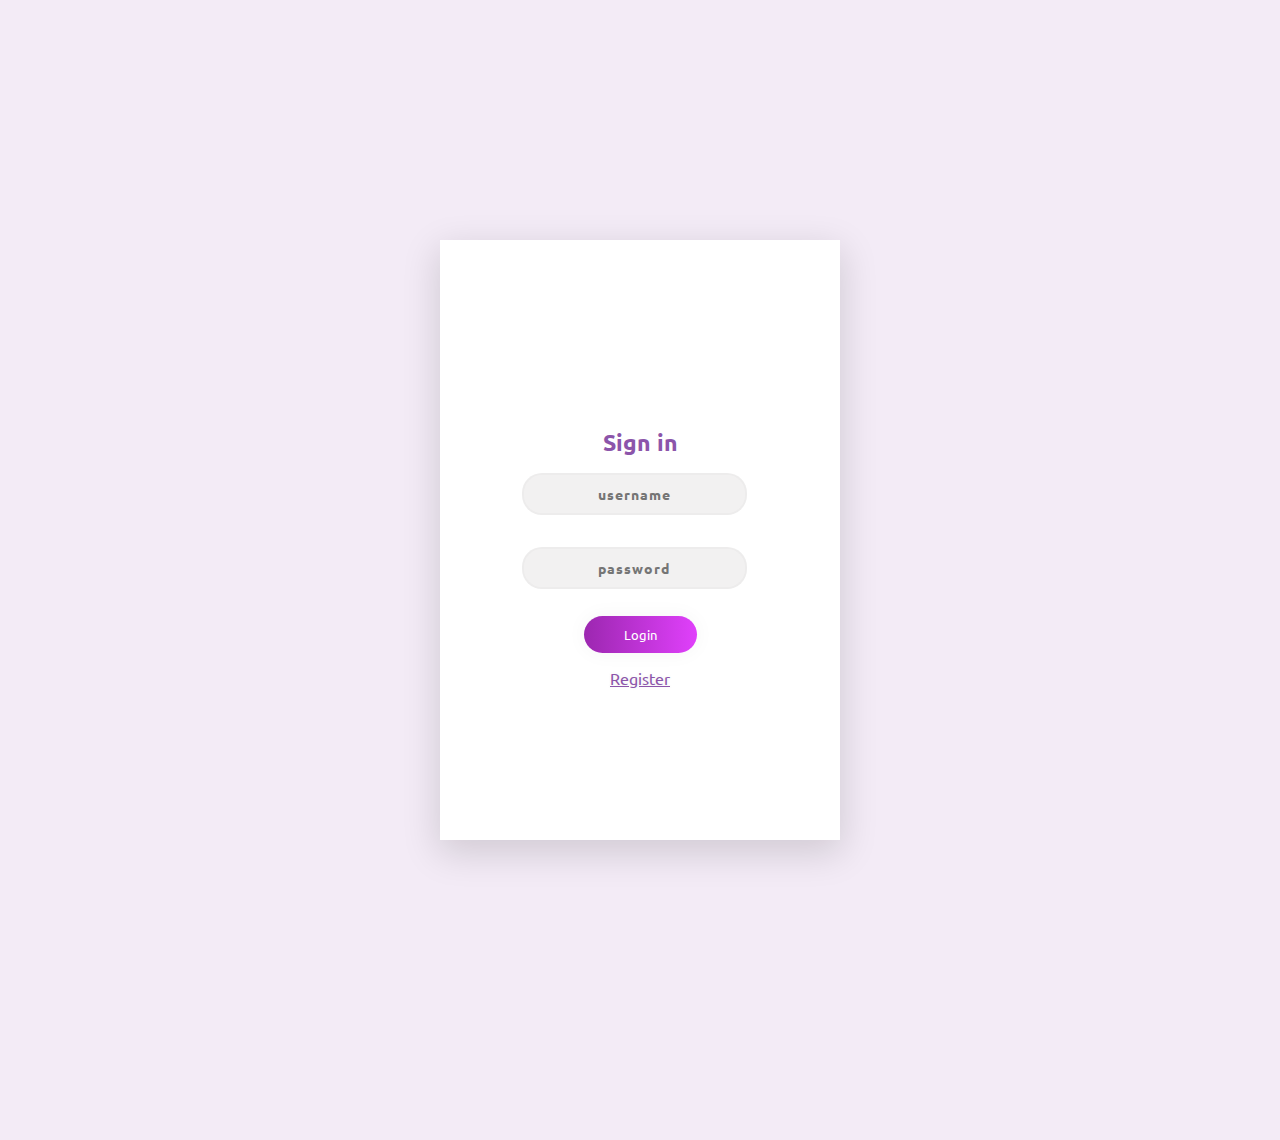
<file: public/login.html>
<!DOCTYPE html>
<html lang="en">

<head>
    <meta charset="UTF-8">
    <meta name="viewport" content="width=device-width, initial-scale=1.0">
    <link rel="stylesheet" href="/public/css/style.css">
    <link rel="preconnect" href="https://fonts.gstatic.com">
    <link href="https://fonts.googleapis.com/css2?family=Ubuntu:wght@300&display=swap" rel="stylesheet">
    <title>Login</title>
</head>

<body>
    <div class="container">
        <form class="container-elements" x-data="{password: '',password_confirm: ''}">
            <p class="sign">Sign in</p>
            <div>
                <input class="username" placeholder="username" id="username" type="text" />
            </div>
            <div>
                <input class="password" placeholder="password" id="password" type="password" x-model="password" />
            </div>
            <div>
                <span id="login-error"></span>
            </div>
            <div>
                <button class="submit" type="button" id="login-button">Login</button>
            </div>
            <div>
                <a class="register" href="/public/register.html" id="register-button">Register</a>
            </div>
        </form>
    </div>
    <script src="/public/js/login.js"></script>
</body>

</html>
</file>
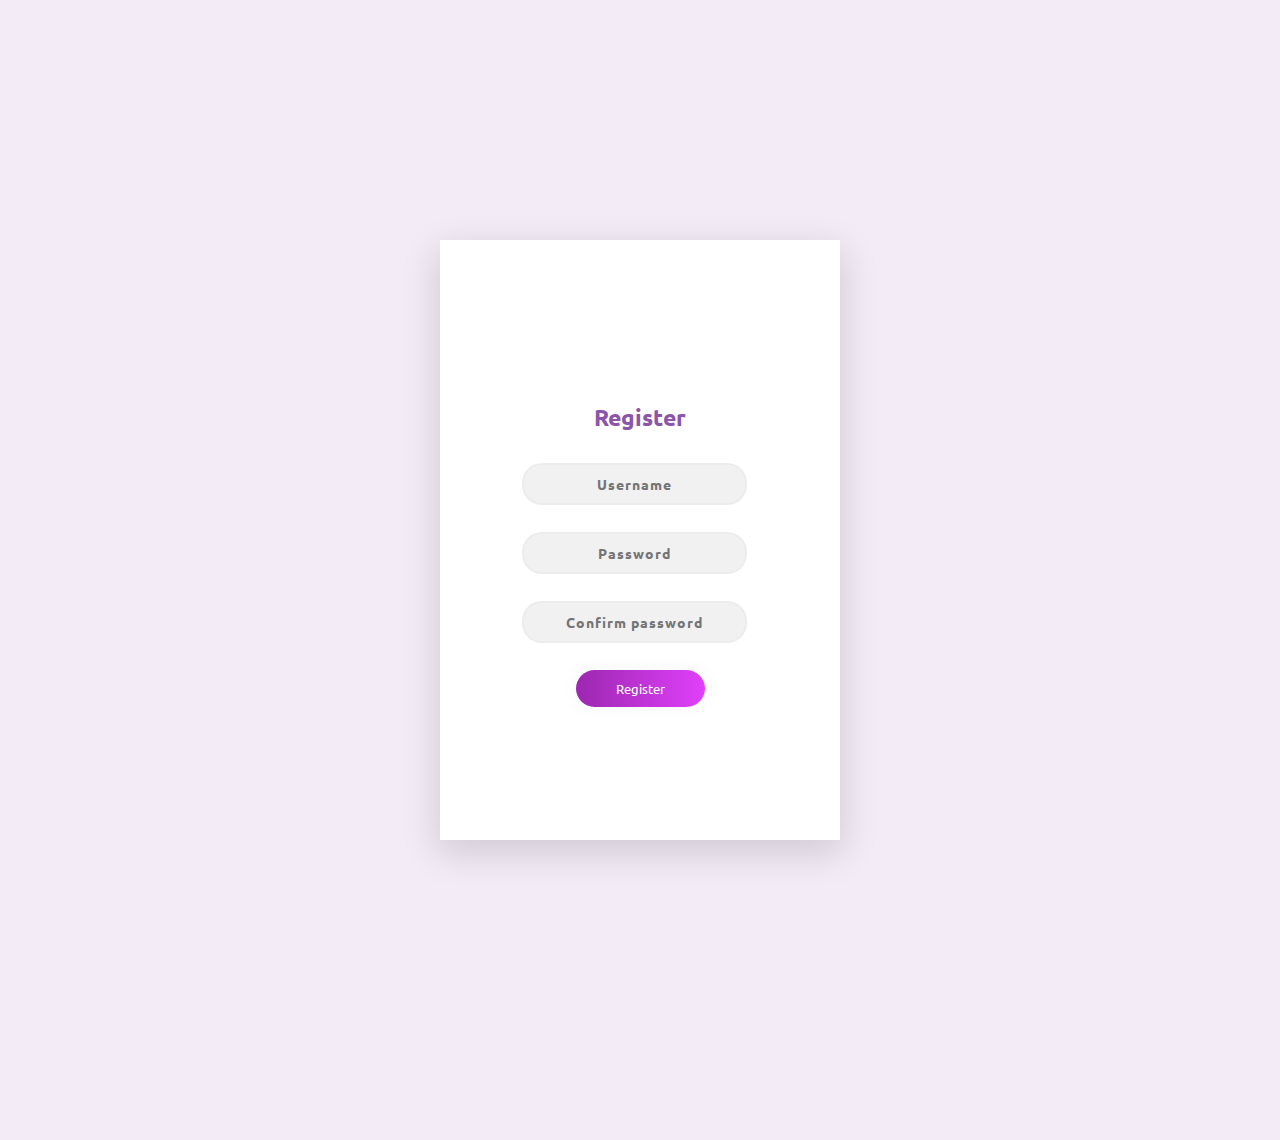
<file: public/register.html>
<!DOCTYPE html>
<html lang="en">

<head>
    <meta charset="UTF-8">
    <meta name="viewport" content="width=device-width, initial-scale=1.0">
    <link rel="stylesheet" href="/public/css/style.css">
    <link rel="preconnect" href="https://fonts.gstatic.com">
    <link href="https://fonts.googleapis.com/css2?family=Ubuntu:wght@300&display=swap" rel="stylesheet">
    <title>Register</title>
</head>

<body>
    <div class="container">
        <h2 class="sign">Register</h2>
        <span id="register-error"></span>
        <form class="register-elements">
            <div>
                <span id="username-error"></span>
                <input class="username" placeholder="Username" id="username" name="username" type="text">
            </div>
            <div>
                <span id="password-error"></span>
                <input class="password" placeholder="Password" id="password" type="password">
            </div>
            <div>
                <span class="error" id="password-again-error"></span>
                <input class="confirm-password" placeholder="Confirm password" id="password-again" type="password">
            </div>
            <div>
                <button class="submit" type="button" id="register-button">Register</button>
            </div>
        </form>
    </div>
    <script src="/public/js/register-validate.js"></script>
    <script src="/public/js/register.js"></script>
</body>

</html>
</file>
<file: public/css/style.css>
* {
    box-sizing: border-box;
    margin: 0;
    padding: 0;
}

html, body {
    height: 100%;
    font-family: 'Ubuntu', sans-serif;
    background-color: #F3EBF6;
}

svg {
    height: 80px;
    width: 80px;
    padding: 5px;
    fill: #1F2937;

}
.chat {
    display: flex;
    margin:0 auto;
    font-size:14px;
    border: 1px solid rgba(0, 0, 0, 0.411);
    border-radius:5px;
    overflow:hidden;

}



.chat > section {
    flex: 1;
    padding: 1vmin;
}

.section-box {
    background-color: rgb(226, 225, 225);
}

.chat-body {
    min-height: 20vh;
    height: 300px;
    border: 1px solid black;
    padding: 0.5rem;
    background-color: rgba(248, 239, 210, 0.76);
}


.chat-header {
    display: flex;
    color: black;
    line-height: 20px;
}

.button {
    background-color: #F5D782;
    padding: 3px 5px;
    border-radius: 4px;
}

.chat-footer {
    width: 681px;
    padding: 10px 0;
    
}

.global-chat {
    display: flex;
    justify-content: center;
    padding-bottom: 20px;
    border-bottom: 1px solid white;
}



.message-box {
    width: 682px;
    height: 30px;
    font-size: 14px;
}

.users {
    display: flex;
    flex-direction: column;
    max-width: 280px;
    height:960px;
    background-color:rgba(243, 226, 174, 1);
    font-size:14px;
    border: 1px solid rgb(236, 190, 53)lack;

}


.user-container {
    display: flex;
    justify-content: center;
    padding-bottom: 20px;
    border-bottom: 1px solid black;
    font-size: 18px;
}

.contacts {
    padding:10px 10px;
    width: fit-content;
}

.contacts:hover {
    background-color:#5e616a;
    cursor: pointer;
}

.chat-container {
    display: flex;
    flex-direction: column;
    max-width: 700px;
    height: 960px;
    font-size:14px;
}

.game-main {
    width: 1022px;
    height: 470px;
    border: 1px solid black
}

.game-container {
    display: flex;
}

.score {
    text-align: center;
    width: 239px;
    height: 471px;
    padding-top: 30px;
    background-color: rgba(240, 223, 172, 0.5);
}

.score-current {
    display: flex;
    flex-direction: column;
    justify-content: space-evenly;
    text-align: center;
    width: 544px;
    background-color: rgba(243, 226, 174, 1);
}

.score1 {
    display: flex;
    justify-content: center;
    font-size: 24px;
    padding: 20px 0;
}

.pig {
    font-size: 64px;
    font-weight: 700;
    color: #FF9292;
    text-align: center;
    
}

.dice {
    display: flex;
    justify-content: center;
}

/* LOGIN */




.container {
    height: 90vh;
    display: flex;
    flex-direction: column;
    align-items: center;
    justify-content: center;
    background-color: #FFFFFF;
    width: 400px;
    height: 600px;
    margin: 15em auto;
    box-shadow: 0px 11px 35px 2px rgba(0, 0, 0, 0.14);
}

.container-elements {
    display: flex;
    flex-direction: column;
    align-items: center;
    line-height: 50px;
}



.sign {
    padding-top: 40px;
    color: #8C55AA;
    font-family: 'Ubuntu', sans-serif;
    font-weight: bold;
    font-size: 23px;
}

.username {
    width: 76%;
    color: rgb(38, 50, 56);
    font-weight: 700;
    font-size: 14px;
    letter-spacing: 1px;
    background: rgba(136, 126, 126, 0.109);
    padding: 10px 20px;
    border: none;
    border-radius: 20px;
    outline: none;
    box-sizing: border-box;
    border: 2px solid rgba(0, 0, 0, 0.02);
    margin-bottom: 50px;
    margin-left: 30px;
    text-align: center;
    margin-bottom: 27px;
    font-family: 'Ubuntu', sans-serif;
}

.password {
    width: 76%;
    color: rgb(38, 50, 56);
    font-weight: 700;
    font-size: 14px;
    letter-spacing: 1px;
    background: rgba(136, 126, 126, 0.109);
    padding: 10px 20px;
    border: none;
    border-radius: 20px;
    outline: none;
    box-sizing: border-box;
    border: 2px solid rgba(0, 0, 0, 0.02);
    margin-left: 30px;
    text-align: center;
    margin-bottom: 27px;
    font-family: 'Ubuntu', sans-serif;
}

.username:focus, .password:focus {
    border: 2px solid rgba(0, 0, 0, 0.18) !important;
}

.submit {
    display: flex;
    cursor: pointer;
    border-radius: 5em;
    color: #fff;
    background: linear-gradient(to right, #9C27B0, #E040FB);
    border: 0;
    padding-left: 40px;
    padding-right: 40px;
    padding-bottom: 10px;
    padding-top: 10px;
    font-family: 'Ubuntu', sans-serif;
    font-size: 13px;
    box-shadow: 0 0 20px 1px rgba(0, 0, 0, 0.04);
}

.register {
    text-shadow: 0px 0px 3px rgba(117, 117, 117, 0.12);
    color: #8C55AA;
}

a {
    text-shadow: 0px 0px 3px rgba(117, 117, 117, 0.12);
}


/* REGISTER */

h2 {
    font-family: 'Ubuntu', sans-serif;
    margin-bottom: 20px;
}

.register-elements {
    display: flex;
    flex-direction: column;
    align-items: center;
    padding: 10px;
}

.confirm-password {
    width: 76%;
    color: rgb(38, 50, 56);
    font-weight: 700;
    font-size: 14px;
    letter-spacing: 1px;
    background: rgba(136, 126, 126, 0.109);
    padding: 10px 20px;
    border: none;
    border-radius: 20px;
    outline: none;
    box-sizing: border-box;
    border: 2px solid rgba(0, 0, 0, 0.02);
    margin-bottom: 50px;
    margin-left: 30px;
    text-align: center;
    margin-bottom: 27px;
    font-family: 'Ubuntu', sans-serif;
}

.chats {
    display: flex;
    flex-direction: row;
}

.invite-button {
    background-color: #4CAF50;
    color: white;
    padding: 16px 20px;
    border: none;
    cursor: pointer;
    width: 100%;
    margin-bottom:10px;
    opacity: 0.8;
}


.error {
    height: 100%;
    font-family: 'Ubuntu', sans-serif;
    text-align: center;
}
</file>
